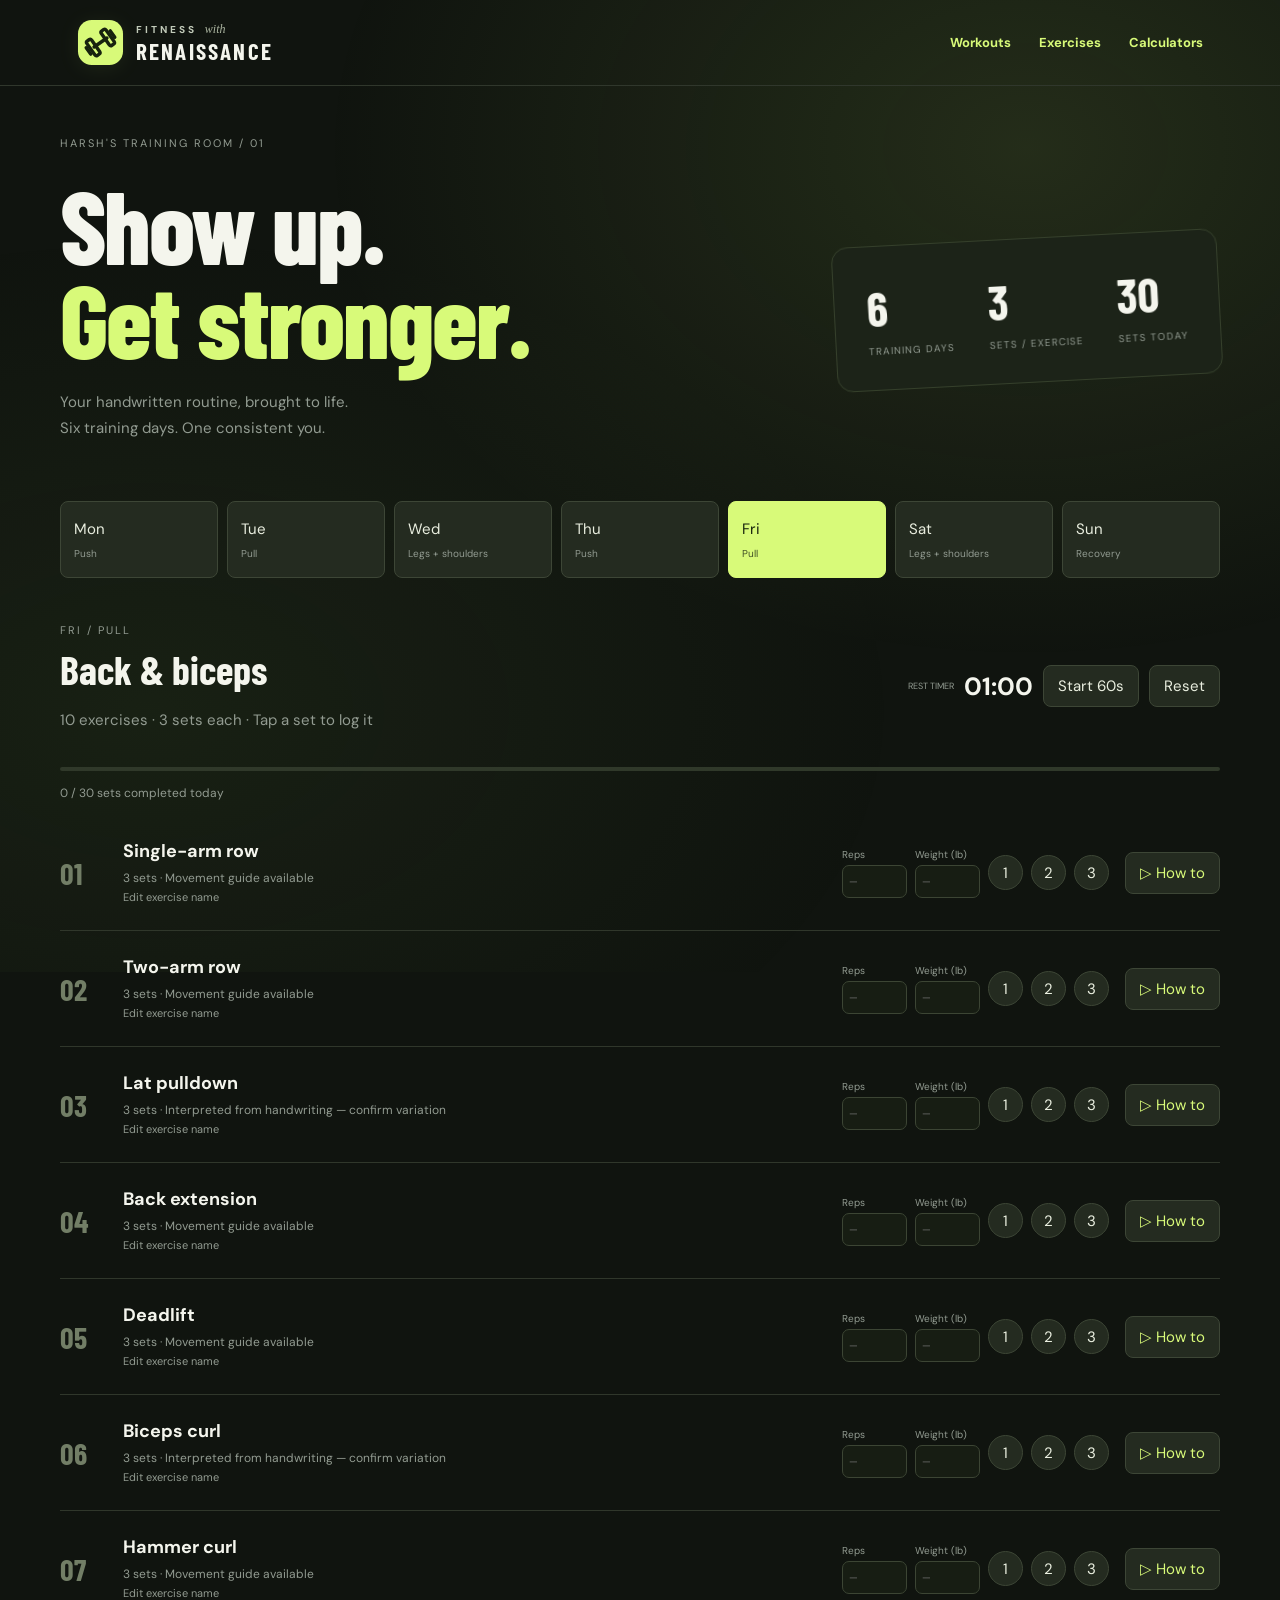
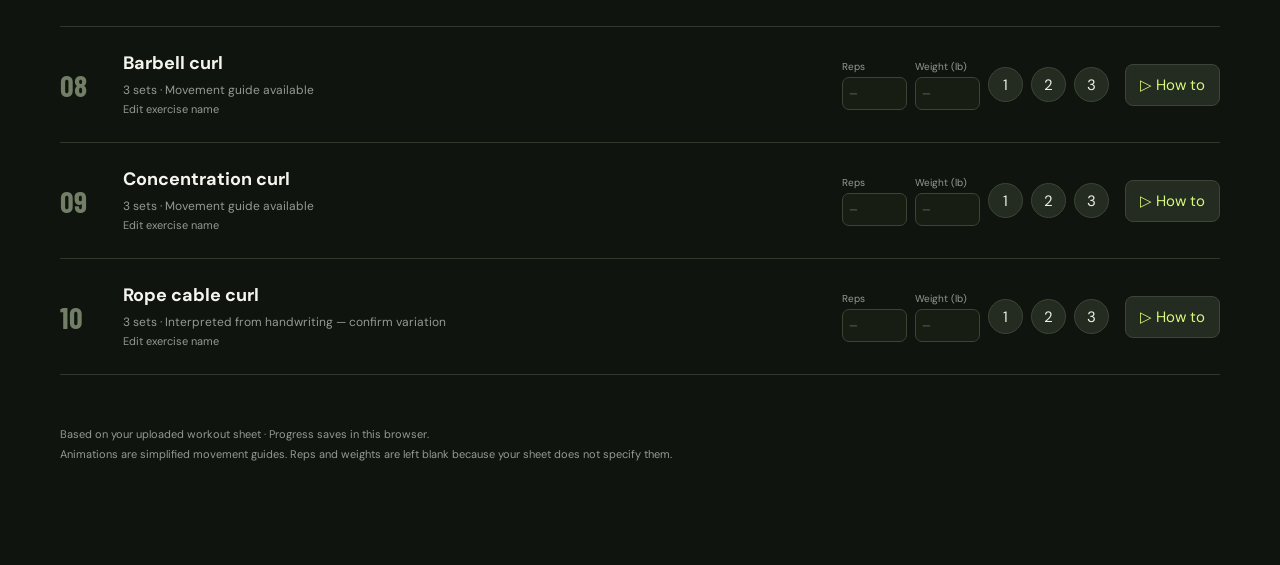
<file: index.html>
<!doctype html><html lang="en"><meta charset="utf-8"><meta name="viewport" content="width=device-width,initial-scale=1"><title>Fitness with Renaissance</title><link rel="stylesheet" href="style.css"><body><header><a class="logo brand" href="#" aria-label="Fitness with Renaissance home"><svg class="brand-icon" viewBox="0 0 48 48" fill="none" aria-hidden="true"><rect x="1" y="1" width="46" height="46" rx="14" fill="#d8fa79"/><g transform="rotate(-35 24 24)" stroke="#17220e" stroke-width="3.5" stroke-linecap="round" stroke-linejoin="round"><path d="M16 24h16M9 20v8M39 20v8"/><rect x="12" y="15" width="6" height="18" rx="2"/><rect x="30" y="15" width="6" height="18" rx="2"/></g></svg><span class="brand-copy"><span class="brand-top">FITNESS <span class="brand-with">with</span></span><span class="brand-name">RENAISSANCE</span></span></a><nav class="site-nav" aria-label="Main navigation"><a href="#days">Workouts</a><a href="exercises.html">Exercises</a><a href="calculators.html">Calculators</a></nav></header><main><div class="eyebrow">HARSH'S TRAINING ROOM / 01</div><section class="hero"><div><h1>Show up.<br><em>Get stronger.</em></h1><p>Your handwritten routine, brought to life.<br>Six training days. One consistent you.</p></div><div class="summary"><strong>6<span>TRAINING DAYS</span></strong><strong>3<span>SETS / EXERCISE</span></strong><strong id="total">0<span>SETS TODAY</span></strong></div></section><nav id="days" aria-label="Workout day"></nav><section class="heading"><div><div class="eyebrow" id="split"></div><h2 id="title"></h2><p id="subtitle"></p></div><div class="timer"><span>REST TIMER</span><b id="clock" aria-live="polite">01:00</b><button id="timer">Start 60s</button><button id="reset">Reset</button></div></section><div class="progress"><div id="bar"></div></div><p id="progress"></p><div id="exercises"></div><footer>Based on your uploaded workout sheet · Progress saves in this browser.<br>Animations are simplified movement guides. Reps and weights are left blank because your sheet does not specify them.</footer></main><dialog id="guide"><button id="close" class="close">Close ×</button><div class="eyebrow">MOVEMENT STUDIO</div><h2 id="guideTitle"></h2><div id="animation"></div><button id="pause">Pause animation</button><p id="instructions"></p><p id="uncertain"></p><a id="video" target="_blank" rel="noopener">Find a detailed video demonstration ↗</a></dialog><script src="app.js"></script></body></html>
</file>
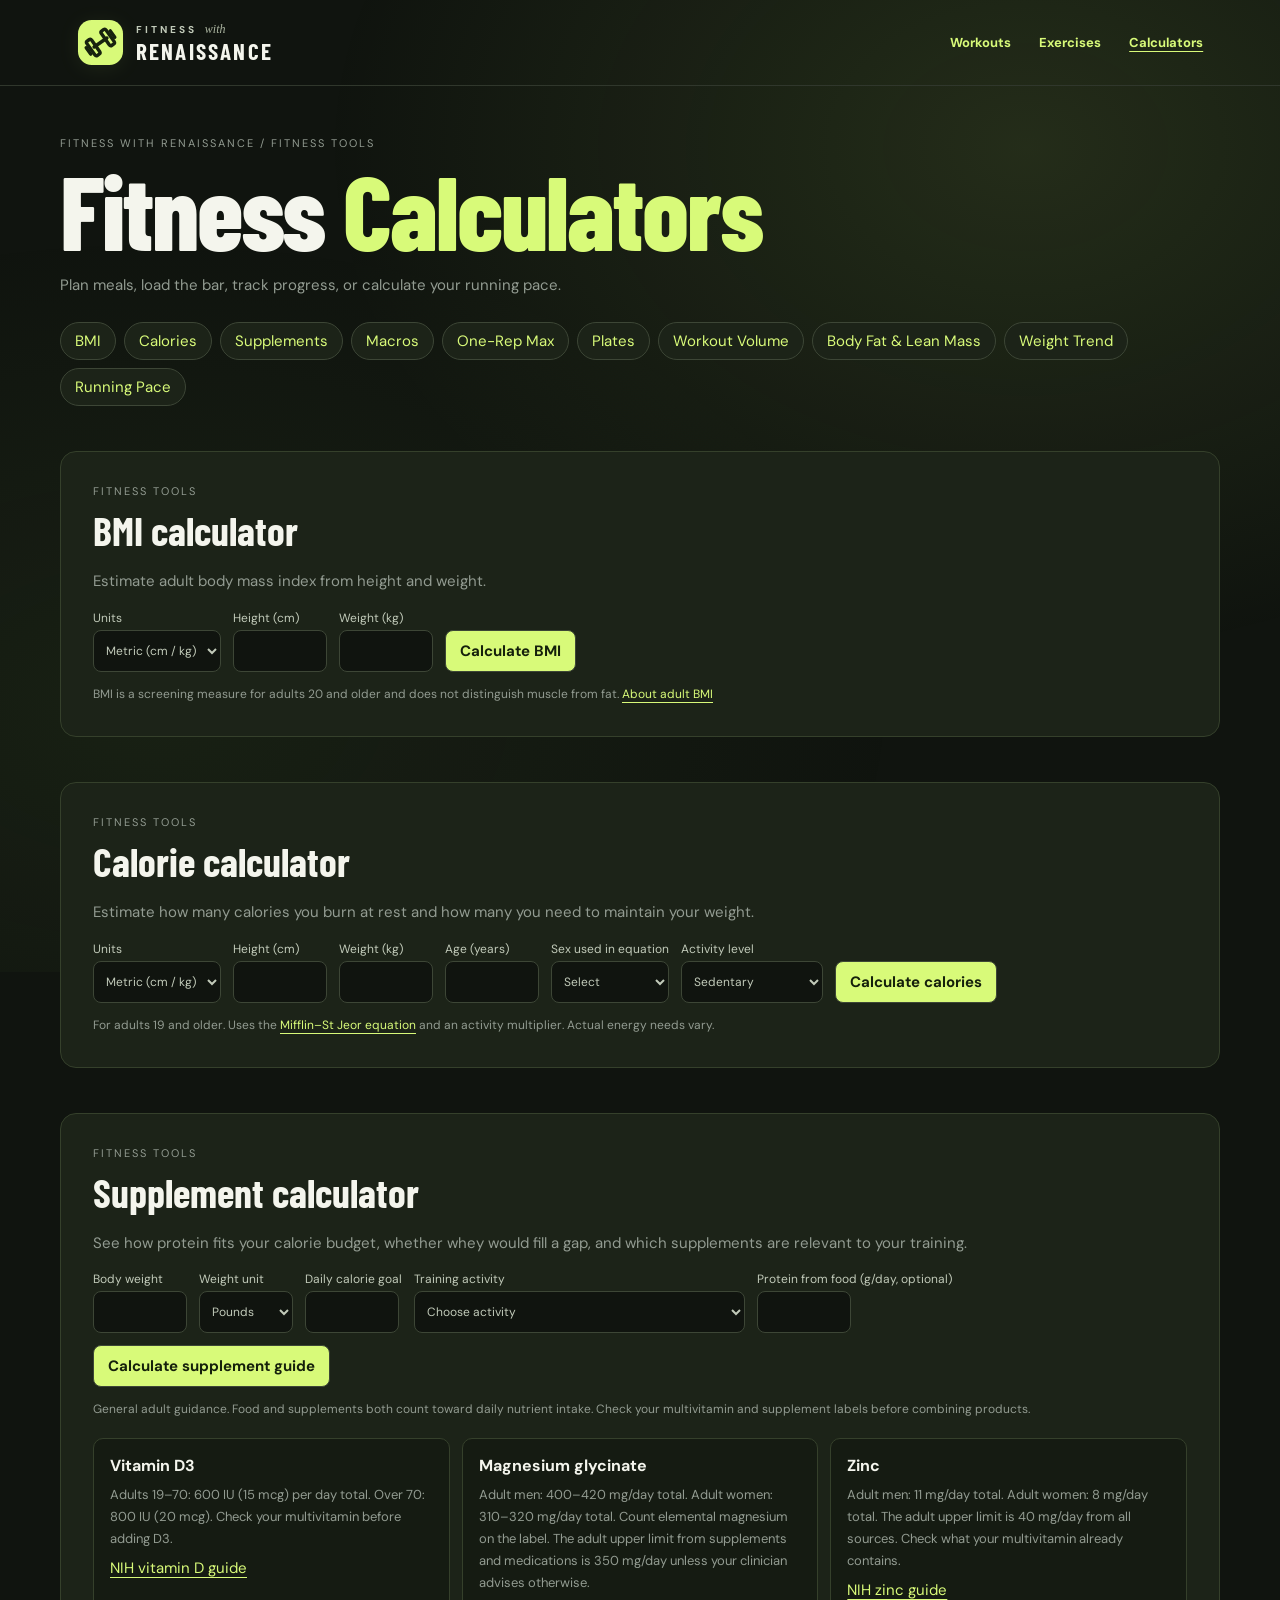
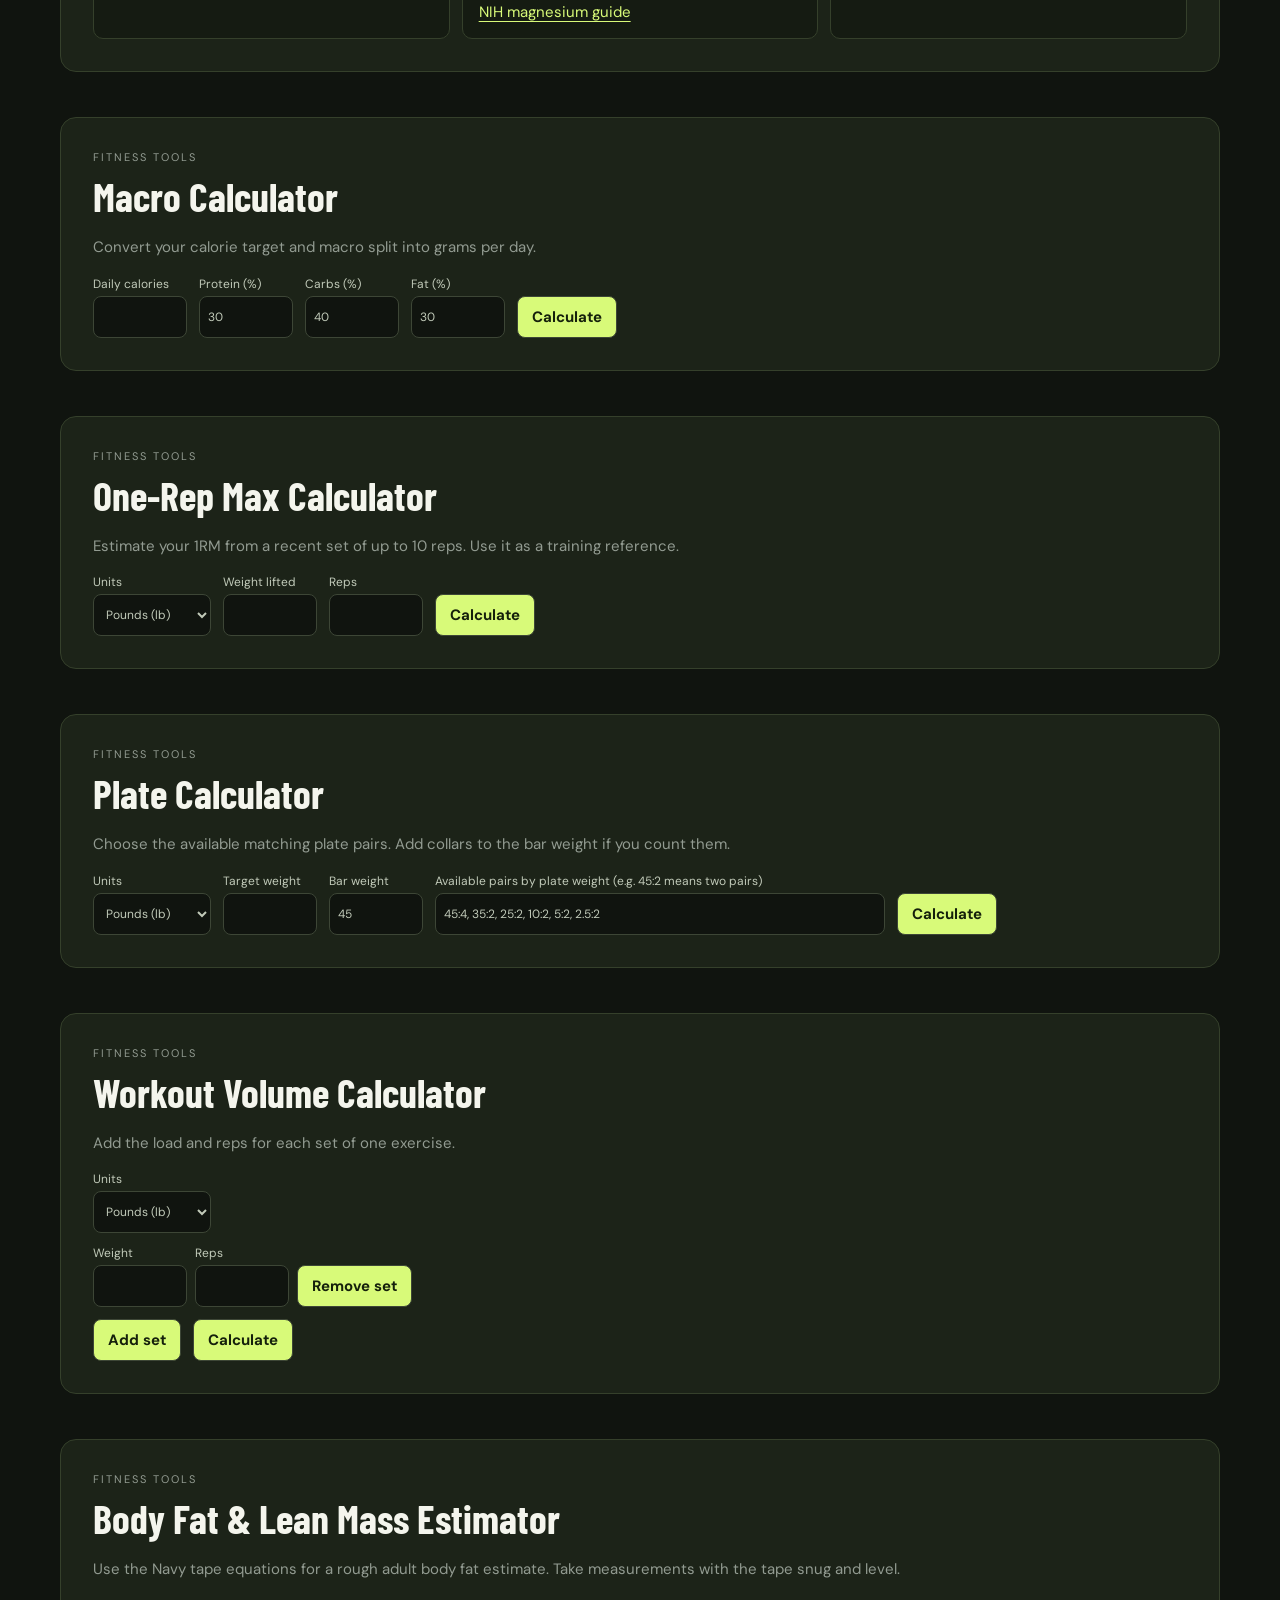
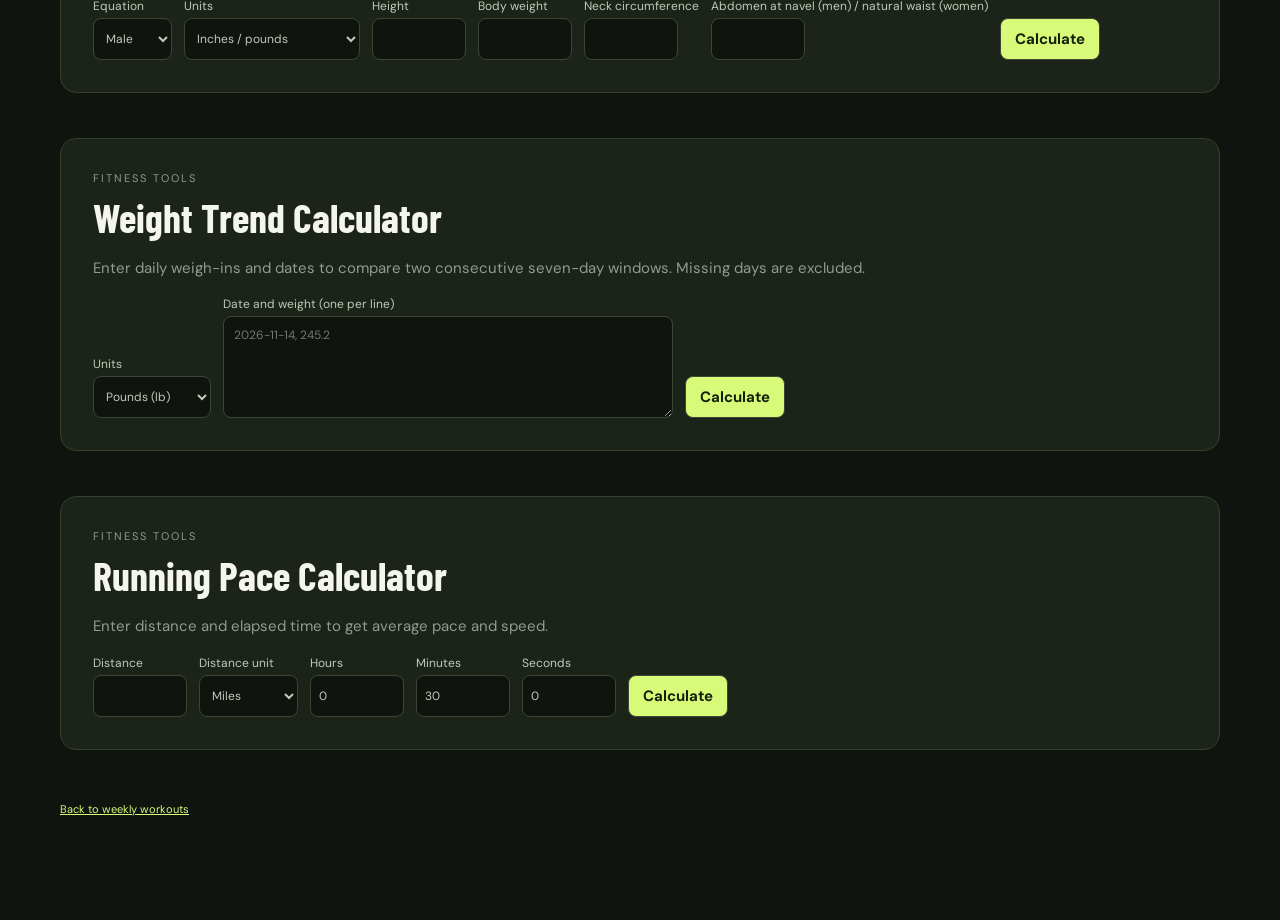
<file: calculators.html>
<!doctype html><html lang="en"><head><meta charset="utf-8"><meta name="viewport" content="width=device-width,initial-scale=1"><title>Calculators | Fitness with Renaissance</title><link rel="stylesheet" href="style.css"></head><body class="library-page"><header><a class="logo brand" href="index.html#" aria-label="Fitness with Renaissance home"><svg class="brand-icon" viewBox="0 0 48 48" fill="none" aria-hidden="true"><rect x="1" y="1" width="46" height="46" rx="14" fill="#d8fa79"/><g transform="rotate(-35 24 24)" stroke="#17220e" stroke-width="3.5" stroke-linecap="round" stroke-linejoin="round"><path d="M16 24h16M9 20v8M39 20v8"/><rect x="12" y="15" width="6" height="18" rx="2"/><rect x="30" y="15" width="6" height="18" rx="2"/></g></svg><span class="brand-copy"><span class="brand-top">FITNESS <span class="brand-with">with</span></span><span class="brand-name">RENAISSANCE</span></span></a><nav class="site-nav" aria-label="Main navigation"><a href="index.html#days">Workouts</a><a href="exercises.html">Exercises</a><a href="calculators.html" aria-current="page">Calculators</a></nav></header><main><div class="eyebrow">FITNESS WITH RENAISSANCE / FITNESS TOOLS</div><h1>Fitness <em>Calculators</em></h1><p>Plan meals, load the bar, track progress, or calculate your running pace.</p><nav class="body-nav" aria-label="Jump to calculator"><a href="#bmi">BMI</a><a href="#calories">Calories</a><a href="#supplements">Supplements</a><a href="#macros">Macros</a><a href="#one-rep-max">One-Rep Max</a><a href="#plates">Plates</a><a href="#volume">Workout Volume</a><a href="#body-fat">Body Fat &amp; Lean Mass</a><a href="#weight-trend">Weight Trend</a><a href="#pace">Running Pace</a></nav><section class="calc" id="bmi" aria-labelledby="bmi-title"><div class="eyebrow">FITNESS TOOLS</div><h2 id="bmi-title">BMI calculator</h2><p>Estimate adult body mass index from height and weight.</p><form><label>Units<select name="units"><option value="metric">Metric (cm / kg)</option><option value="us">US (ft / in / lb)</option></select></label><div class="measure" data-metric><label>Height (cm)<input name="cm" type="number" min="1" step="any" required></label><label>Weight (kg)<input name="kg" type="number" min="0.1" step="any" required></label></div><div class="measure" data-us hidden><label>Height (ft)<input name="ft" type="number" min="0" required disabled></label><label>Height (in)<input name="inches" type="number" min="0" max="11.99" step="any" required disabled></label><label>Weight (lb)<input name="lb" type="number" min="0.1" step="any" required disabled></label></div><button type="submit">Calculate BMI</button></form><output aria-live="polite"></output><p class="calc-note">BMI is a screening measure for adults 20 and older and does not distinguish muscle from fat. <a href="https://www.cdc.gov/bmi/adult-calculator/index.html">About adult BMI</a></p></section><section class="calc" id="calories" aria-labelledby="calories-title"><div class="eyebrow">FITNESS TOOLS</div><h2 id="calories-title">Calorie calculator</h2><p>Estimate how many calories you burn at rest and how many you need to maintain your weight.</p><form><label>Units<select name="units"><option value="metric">Metric (cm / kg)</option><option value="us">US (ft / in / lb)</option></select></label><div class="measure" data-metric><label>Height (cm)<input name="cm" type="number" min="1" step="any" required></label><label>Weight (kg)<input name="kg" type="number" min="0.1" step="any" required></label></div><div class="measure" data-us hidden><label>Height (ft)<input name="ft" type="number" min="0" required disabled></label><label>Height (in)<input name="inches" type="number" min="0" max="11.99" step="any" required disabled></label><label>Weight (lb)<input name="lb" type="number" min="0.1" step="any" required disabled></label></div><label>Age (years)<input name="age" type="number" min="19" max="120" required></label><label>Sex used in equation<select name="sex" required><option value="">Select</option><option value="5">Male</option><option value="-161">Female</option></select></label><label>Activity level<select name="activity"><option value="1.2">Sedentary</option><option value="1.375">Lightly active</option><option value="1.55">Moderately active</option><option value="1.725">Very active</option><option value="1.9">Extra active</option></select></label><button type="submit">Calculate calories</button></form><output aria-live="polite"></output><p class="calc-note">For adults 19 and older. Uses the <a href="https://pubmed.ncbi.nlm.nih.gov/2305711/">Mifflin–St Jeor equation</a> and an activity multiplier. Actual energy needs vary.</p></section><section class="calc" id="supplements" aria-labelledby="supplements-title">
<div class="eyebrow">FITNESS TOOLS</div><h2 id="supplements-title">Supplement calculator</h2>
<p>See how protein fits your calorie budget, whether whey would fill a gap, and which supplements are relevant to your training.</p>
<form id="supplement-form">
<label>Body weight<input name="weight" type="number" min="1" max="1500" step="any" required></label>
<label>Weight unit<select name="unit"><option value="lb">Pounds</option><option value="kg">Kilograms</option></select></label>
<label>Daily calorie goal<input name="calories" type="number" min="1" max="20000" required></label>
<button type="button" id="copy-maintenance" hidden>Use maintenance estimate</button>
<label>Training activity<select name="training" required><option value="">Choose activity</option><option value="general">Little or no training</option><option value="regular">Regular endurance or mixed training</option><option value="strength">Strength training or repeated high-intensity efforts</option></select></label>
<label>Protein from food (g/day, optional)<input name="food" type="number" min="0" max="500" step="any"></label>
<button type="submit">Calculate supplement guide</button></form>
<div id="supplement-results" class="supp-results" aria-live="polite"></div>
<p class="calc-note">General adult guidance. Food and supplements both count toward daily nutrient intake. Check your multivitamin and supplement labels before combining products.</p>
<div class="supp-grid">
<article><h3>Vitamin D3</h3><p>Adults 19–70: 600 IU (15 mcg) per day total. Over 70: 800 IU (20 mcg). Check your multivitamin before adding D3.</p><a href="https://ods.od.nih.gov/factsheets/VitaminD-Consumer/">NIH vitamin D guide</a></article>
<article><h3>Magnesium glycinate</h3><p>Adult men: 400–420 mg/day total. Adult women: 310–320 mg/day total. Count elemental magnesium on the label. The adult upper limit from supplements and medications is 350 mg/day unless your clinician advises otherwise.</p><a href="https://ods.od.nih.gov/factsheets/Magnesium-HealthProfessional/">NIH magnesium guide</a></article>
<article><h3>Zinc</h3><p>Adult men: 11 mg/day total. Adult women: 8 mg/day total. The adult upper limit is 40 mg/day from all sources. Check what your multivitamin already contains.</p><a href="https://ods.od.nih.gov/factsheets/Zinc-HealthProfessional/">NIH zinc guide</a></article>
</div></section><section id="macros" class="calc" aria-labelledby="macros-title"><div class="eyebrow">FITNESS TOOLS</div><h2 id="macros-title">Macro Calculator</h2><p>Convert your calorie target and macro split into grams per day.</p><form data-tool="macros"><label>Daily calories<input name="calories" type="number" min="1" step="1" required ></label><button type="button" id="macro-maintenance" hidden>Use maintenance estimate</button><label>Protein (%)<input name="protein" type="number" min="0" step="any" required max="100" value="30"></label><label>Carbs (%)<input name="carbs" type="number" min="0" step="any" required max="100" value="40"></label><label>Fat (%)<input name="fat" type="number" min="0" step="any" required max="100" value="30"></label><button type="submit">Calculate</button></form><output aria-live="polite"></output></section><section id="one-rep-max" class="calc" aria-labelledby="one-rep-max-title"><div class="eyebrow">FITNESS TOOLS</div><h2 id="one-rep-max-title">One-Rep Max Calculator</h2><p>Estimate your 1RM from a recent set of up to 10 reps. Use it as a training reference.</p><form data-tool="one-rep-max"><label>Units<select name="unit"><option value="lb">Pounds (lb)</option><option value="kg">Kilograms (kg)</option></select></label><label>Weight lifted<input name="weight" type="number" min="0.01" step="any" required ></label><label>Reps<input name="reps" type="number" min="1" step="1" required max="10"></label><button type="submit">Calculate</button></form><output aria-live="polite"></output></section><section id="plates" class="calc" aria-labelledby="plates-title"><div class="eyebrow">FITNESS TOOLS</div><h2 id="plates-title">Plate Calculator</h2><p>Choose the available matching plate pairs. Add collars to the bar weight if you count them.</p><form data-tool="plates"><label>Units<select name="unit"><option value="lb">Pounds (lb)</option><option value="kg">Kilograms (kg)</option></select></label><label>Target weight<input name="target" type="number" min="0.01" step="any" required ></label><label>Bar weight<input name="bar" type="number" min="0.01" step="any" required value="45"></label><label class="tool-wide">Available pairs by plate weight (e.g. 45:2 means two pairs)<input class="tool-wide" name="plates" required value="45:4, 35:2, 25:2, 10:2, 5:2, 2.5:2"></label><button type="submit">Calculate</button></form><output aria-live="polite"></output></section><section id="volume" class="calc" aria-labelledby="volume-title"><div class="eyebrow">FITNESS TOOLS</div><h2 id="volume-title">Workout Volume Calculator</h2><p>Add the load and reps for each set of one exercise.</p><form data-tool="volume"><label>Units<select name="unit"><option value="lb">Pounds (lb)</option><option value="kg">Kilograms (kg)</option></select></label><div class="tool-rows" id="volume-rows"></div><button type="button" id="add-set">Add set</button><button type="submit">Calculate</button></form><output aria-live="polite"></output></section><section id="body-fat" class="calc" aria-labelledby="body-fat-title"><div class="eyebrow">FITNESS TOOLS</div><h2 id="body-fat-title">Body Fat &amp; Lean Mass Estimator</h2><p>Use the Navy tape equations for a rough adult body fat estimate. Take measurements with the tape snug and level.</p><form data-tool="body-fat"><label>Equation<select name="sex"><option value="male">Male</option><option value="female">Female</option></select></label><label>Units<select name="unit"><option value="us">Inches / pounds</option><option value="metric">Centimeters / kilograms</option></select></label><label>Height<input name="height" type="number" min="0.01" step="any" required ></label><label>Body weight<input name="weight" type="number" min="0.01" step="any" required ></label><label>Neck circumference<input name="neck" type="number" min="0.01" step="any" required ></label><label>Abdomen at navel (men) / natural waist (women)<input name="waist" type="number" min="0.01" step="any" required ></label><label id="hip-field" hidden>Hip circumference (widest point)<input name="hips" type="number" min="0.01" step="any" required disabled></label><button type="submit">Calculate</button></form><output aria-live="polite"></output></section><section id="weight-trend" class="calc" aria-labelledby="weight-trend-title"><div class="eyebrow">FITNESS TOOLS</div><h2 id="weight-trend-title">Weight Trend Calculator</h2><p>Enter daily weigh-ins and dates to compare two consecutive seven-day windows. Missing days are excluded.</p><form data-tool="weight-trend"><label>Units<select name="unit"><option value="lb">Pounds (lb)</option><option value="kg">Kilograms (kg)</option></select></label><label class="tool-wide">Date and weight (one per line)<textarea name="entries" rows="5" placeholder="2026-11-14, 245.2" required></textarea></label><button type="submit">Calculate</button></form><output aria-live="polite"></output></section><section id="pace" class="calc" aria-labelledby="pace-title"><div class="eyebrow">FITNESS TOOLS</div><h2 id="pace-title">Running Pace Calculator</h2><p>Enter distance and elapsed time to get average pace and speed.</p><form data-tool="pace"><label>Distance<input name="distance" type="number" min="0.01" step="any" required ></label><label>Distance unit<select name="unit"><option value="mi">Miles</option><option value="km">Kilometers</option></select></label><label>Hours<input name="hours" type="number" min="0" step="1" required value="0"></label><label>Minutes<input name="minutes" type="number" min="0" step="1" required max="59" value="30"></label><label>Seconds<input name="seconds" type="number" min="0" step="1" required max="59" value="0"></label><button type="submit">Calculate</button></form><output aria-live="polite"></output></section><footer><a href="index.html#days">Back to weekly workouts</a></footer></main><script src="calculators.js"></script><script src="supplements.js"></script><script src="training-tools.js"></script></body></html>
</file>
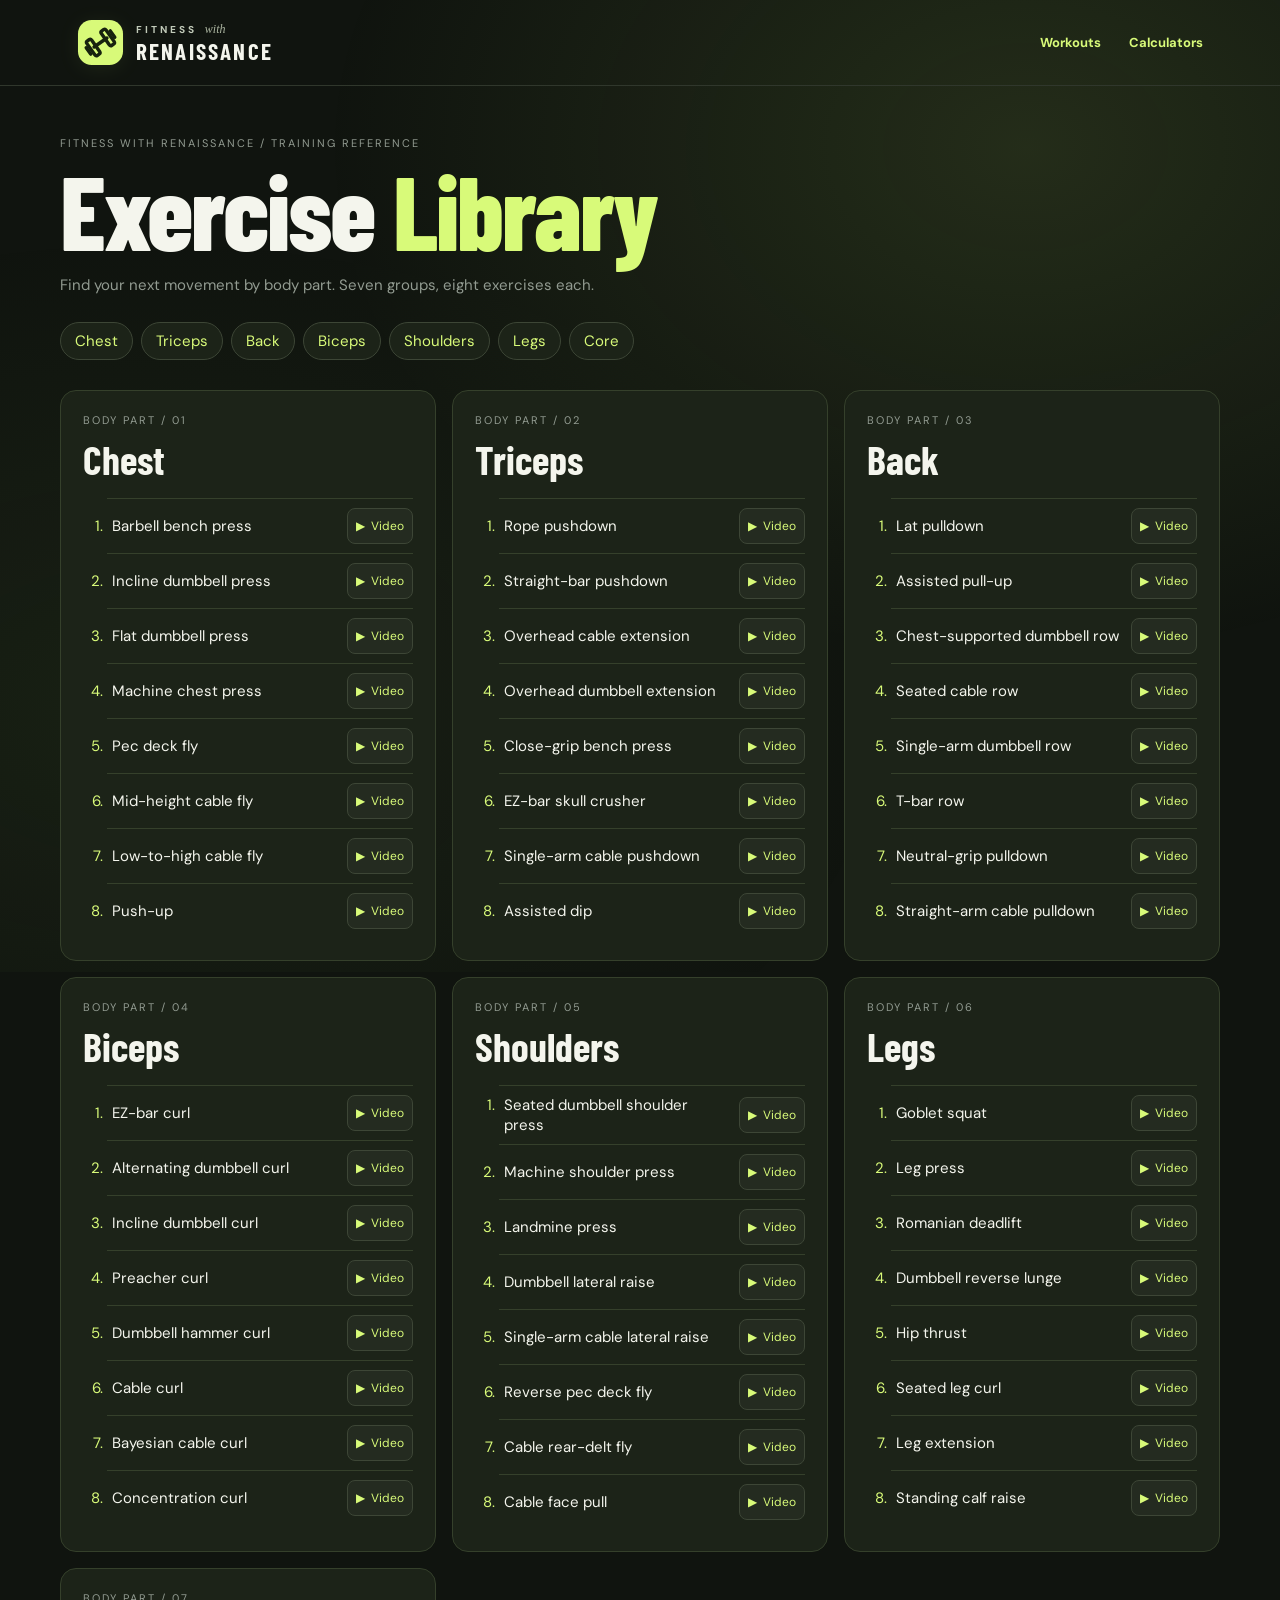
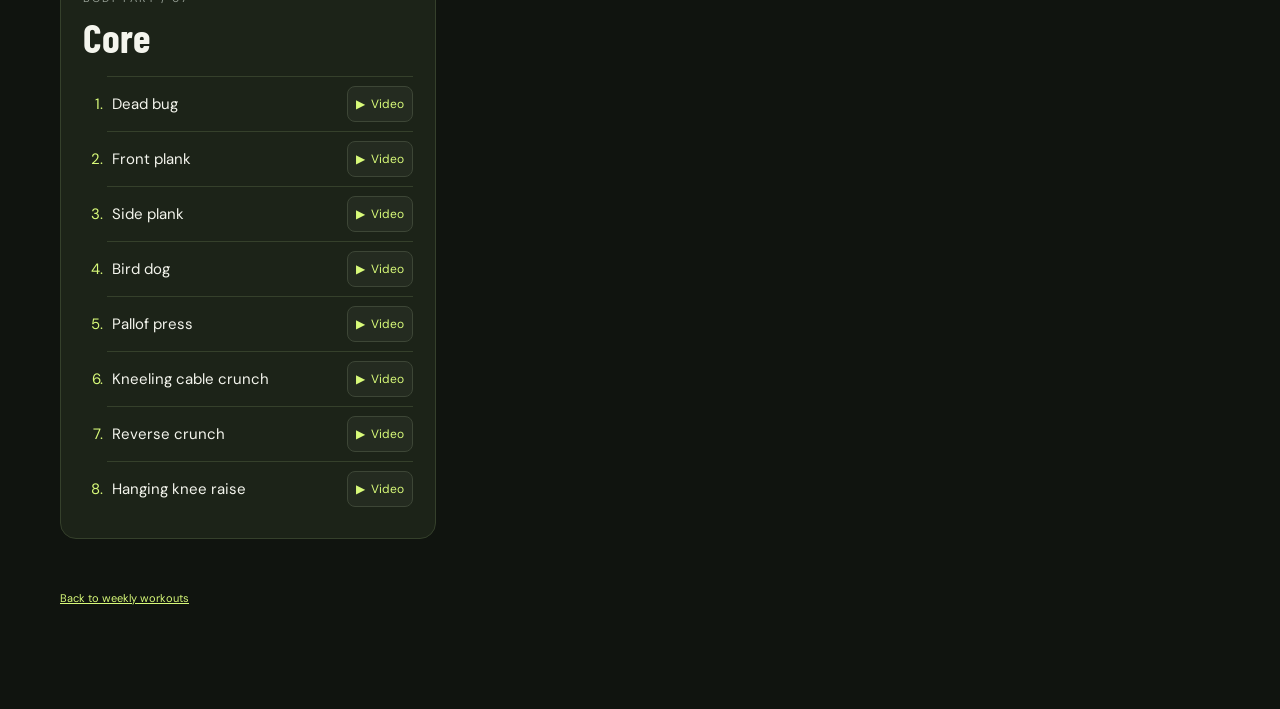
<file: exercises.html>
<!doctype html>
<html lang="en"><head><meta charset="utf-8"><meta name="viewport" content="width=device-width,initial-scale=1"><title>Exercise Library | Fitness with Renaissance</title><link rel="stylesheet" href="style.css"></head>
<body class="library-page"><header><a class="logo brand" href="index.html" aria-label="Fitness with Renaissance home"><svg class="brand-icon" viewBox="0 0 48 48" fill="none" aria-hidden="true"><rect x="1" y="1" width="46" height="46" rx="14" fill="#d8fa79"/><g transform="rotate(-35 24 24)" stroke="#17220e" stroke-width="3.5" stroke-linecap="round" stroke-linejoin="round"><path d="M16 24h16M9 20v8M39 20v8"/><rect x="12" y="15" width="6" height="18" rx="2"/><rect x="30" y="15" width="6" height="18" rx="2"/></g></svg><span class="brand-copy"><span class="brand-top">FITNESS <span class="brand-with">with</span></span><span class="brand-name">RENAISSANCE</span></span></a><nav class="site-nav" aria-label="Main navigation"><a href="index.html#days">Workouts</a><a href="calculators.html">Calculators</a></nav></header><main><div class="eyebrow">FITNESS WITH RENAISSANCE / TRAINING REFERENCE</div><h1>Exercise <em>Library</em></h1><p>Find your next movement by body part. Seven groups, eight exercises each.</p><nav class="body-nav" aria-label="Jump to body part"><a href="#chest">Chest</a><a href="#triceps">Triceps</a><a href="#back">Back</a><a href="#biceps">Biceps</a><a href="#shoulders">Shoulders</a><a href="#legs">Legs</a><a href="#core">Core</a></nav><div class="library-grid"><section id="chest" class="library-card" aria-labelledby="chest-title"><div class="eyebrow">BODY PART / 01</div><h2 id="chest-title">Chest</h2><ol><li><div class="exercise-video-row"><span>Barbell bench press</span><button class="video-trigger" type="button" aria-label="Video: Barbell bench press"><span aria-hidden="true">▶</span> Video</button></div></li><li><div class="exercise-video-row"><span>Incline dumbbell press</span><button class="video-trigger" type="button" aria-label="Video: Incline dumbbell press"><span aria-hidden="true">▶</span> Video</button></div></li><li><div class="exercise-video-row"><span>Flat dumbbell press</span><button class="video-trigger" type="button" aria-label="Video: Flat dumbbell press"><span aria-hidden="true">▶</span> Video</button></div></li><li><div class="exercise-video-row"><span>Machine chest press</span><button class="video-trigger" type="button" aria-label="Video: Machine chest press"><span aria-hidden="true">▶</span> Video</button></div></li><li><div class="exercise-video-row"><span>Pec deck fly</span><button class="video-trigger" type="button" aria-label="Video: Pec deck fly"><span aria-hidden="true">▶</span> Video</button></div></li><li><div class="exercise-video-row"><span>Mid-height cable fly</span><button class="video-trigger" type="button" aria-label="Video: Mid-height cable fly"><span aria-hidden="true">▶</span> Video</button></div></li><li><div class="exercise-video-row"><span>Low-to-high cable fly</span><button class="video-trigger" type="button" aria-label="Video: Low-to-high cable fly"><span aria-hidden="true">▶</span> Video</button></div></li><li><div class="exercise-video-row"><span>Push-up</span><button class="video-trigger" type="button" aria-label="Video: Push-up"><span aria-hidden="true">▶</span> Video</button></div></li></ol></section><section id="triceps" class="library-card" aria-labelledby="triceps-title"><div class="eyebrow">BODY PART / 02</div><h2 id="triceps-title">Triceps</h2><ol><li><div class="exercise-video-row"><span>Rope pushdown</span><button class="video-trigger" type="button" aria-label="Video: Rope pushdown"><span aria-hidden="true">▶</span> Video</button></div></li><li><div class="exercise-video-row"><span>Straight-bar pushdown</span><button class="video-trigger" type="button" aria-label="Video: Straight-bar pushdown"><span aria-hidden="true">▶</span> Video</button></div></li><li><div class="exercise-video-row"><span>Overhead cable extension</span><button class="video-trigger" type="button" aria-label="Video: Overhead cable extension"><span aria-hidden="true">▶</span> Video</button></div></li><li><div class="exercise-video-row"><span>Overhead dumbbell extension</span><button class="video-trigger" type="button" aria-label="Video: Overhead dumbbell extension"><span aria-hidden="true">▶</span> Video</button></div></li><li><div class="exercise-video-row"><span>Close-grip bench press</span><button class="video-trigger" type="button" aria-label="Video: Close-grip bench press"><span aria-hidden="true">▶</span> Video</button></div></li><li><div class="exercise-video-row"><span>EZ-bar skull crusher</span><button class="video-trigger" type="button" aria-label="Video: EZ-bar skull crusher"><span aria-hidden="true">▶</span> Video</button></div></li><li><div class="exercise-video-row"><span>Single-arm cable pushdown</span><button class="video-trigger" type="button" aria-label="Video: Single-arm cable pushdown"><span aria-hidden="true">▶</span> Video</button></div></li><li><div class="exercise-video-row"><span>Assisted dip</span><button class="video-trigger" type="button" aria-label="Video: Assisted dip"><span aria-hidden="true">▶</span> Video</button></div></li></ol></section><section id="back" class="library-card" aria-labelledby="back-title"><div class="eyebrow">BODY PART / 03</div><h2 id="back-title">Back</h2><ol><li><div class="exercise-video-row"><span>Lat pulldown</span><button class="video-trigger" type="button" aria-label="Video: Lat pulldown"><span aria-hidden="true">▶</span> Video</button></div></li><li><div class="exercise-video-row"><span>Assisted pull-up</span><button class="video-trigger" type="button" aria-label="Video: Assisted pull-up"><span aria-hidden="true">▶</span> Video</button></div></li><li><div class="exercise-video-row"><span>Chest-supported dumbbell row</span><button class="video-trigger" type="button" aria-label="Video: Chest-supported dumbbell row"><span aria-hidden="true">▶</span> Video</button></div></li><li><div class="exercise-video-row"><span>Seated cable row</span><button class="video-trigger" type="button" aria-label="Video: Seated cable row"><span aria-hidden="true">▶</span> Video</button></div></li><li><div class="exercise-video-row"><span>Single-arm dumbbell row</span><button class="video-trigger" type="button" aria-label="Video: Single-arm dumbbell row"><span aria-hidden="true">▶</span> Video</button></div></li><li><div class="exercise-video-row"><span>T-bar row</span><button class="video-trigger" type="button" aria-label="Video: T-bar row"><span aria-hidden="true">▶</span> Video</button></div></li><li><div class="exercise-video-row"><span>Neutral-grip pulldown</span><button class="video-trigger" type="button" aria-label="Video: Neutral-grip pulldown"><span aria-hidden="true">▶</span> Video</button></div></li><li><div class="exercise-video-row"><span>Straight-arm cable pulldown</span><button class="video-trigger" type="button" aria-label="Video: Straight-arm cable pulldown"><span aria-hidden="true">▶</span> Video</button></div></li></ol></section><section id="biceps" class="library-card" aria-labelledby="biceps-title"><div class="eyebrow">BODY PART / 04</div><h2 id="biceps-title">Biceps</h2><ol><li><div class="exercise-video-row"><span>EZ-bar curl</span><button class="video-trigger" type="button" aria-label="Video: EZ-bar curl"><span aria-hidden="true">▶</span> Video</button></div></li><li><div class="exercise-video-row"><span>Alternating dumbbell curl</span><button class="video-trigger" type="button" aria-label="Video: Alternating dumbbell curl"><span aria-hidden="true">▶</span> Video</button></div></li><li><div class="exercise-video-row"><span>Incline dumbbell curl</span><button class="video-trigger" type="button" aria-label="Video: Incline dumbbell curl"><span aria-hidden="true">▶</span> Video</button></div></li><li><div class="exercise-video-row"><span>Preacher curl</span><button class="video-trigger" type="button" aria-label="Video: Preacher curl"><span aria-hidden="true">▶</span> Video</button></div></li><li><div class="exercise-video-row"><span>Dumbbell hammer curl</span><button class="video-trigger" type="button" aria-label="Video: Dumbbell hammer curl"><span aria-hidden="true">▶</span> Video</button></div></li><li><div class="exercise-video-row"><span>Cable curl</span><button class="video-trigger" type="button" aria-label="Video: Cable curl"><span aria-hidden="true">▶</span> Video</button></div></li><li><div class="exercise-video-row"><span>Bayesian cable curl</span><button class="video-trigger" type="button" aria-label="Video: Bayesian cable curl"><span aria-hidden="true">▶</span> Video</button></div></li><li><div class="exercise-video-row"><span>Concentration curl</span><button class="video-trigger" type="button" aria-label="Video: Concentration curl"><span aria-hidden="true">▶</span> Video</button></div></li></ol></section><section id="shoulders" class="library-card" aria-labelledby="shoulders-title"><div class="eyebrow">BODY PART / 05</div><h2 id="shoulders-title">Shoulders</h2><ol><li><div class="exercise-video-row"><span>Seated dumbbell shoulder press</span><button class="video-trigger" type="button" aria-label="Video: Seated dumbbell shoulder press"><span aria-hidden="true">▶</span> Video</button></div></li><li><div class="exercise-video-row"><span>Machine shoulder press</span><button class="video-trigger" type="button" aria-label="Video: Machine shoulder press"><span aria-hidden="true">▶</span> Video</button></div></li><li><div class="exercise-video-row"><span>Landmine press</span><button class="video-trigger" type="button" aria-label="Video: Landmine press"><span aria-hidden="true">▶</span> Video</button></div></li><li><div class="exercise-video-row"><span>Dumbbell lateral raise</span><button class="video-trigger" type="button" aria-label="Video: Dumbbell lateral raise"><span aria-hidden="true">▶</span> Video</button></div></li><li><div class="exercise-video-row"><span>Single-arm cable lateral raise</span><button class="video-trigger" type="button" aria-label="Video: Single-arm cable lateral raise"><span aria-hidden="true">▶</span> Video</button></div></li><li><div class="exercise-video-row"><span>Reverse pec deck fly</span><button class="video-trigger" type="button" aria-label="Video: Reverse pec deck fly"><span aria-hidden="true">▶</span> Video</button></div></li><li><div class="exercise-video-row"><span>Cable rear-delt fly</span><button class="video-trigger" type="button" aria-label="Video: Cable rear-delt fly"><span aria-hidden="true">▶</span> Video</button></div></li><li><div class="exercise-video-row"><span>Cable face pull</span><button class="video-trigger" type="button" aria-label="Video: Cable face pull"><span aria-hidden="true">▶</span> Video</button></div></li></ol></section><section id="legs" class="library-card" aria-labelledby="legs-title"><div class="eyebrow">BODY PART / 06</div><h2 id="legs-title">Legs</h2><ol><li><div class="exercise-video-row"><span>Goblet squat</span><button class="video-trigger" type="button" aria-label="Video: Goblet squat"><span aria-hidden="true">▶</span> Video</button></div></li><li><div class="exercise-video-row"><span>Leg press</span><button class="video-trigger" type="button" aria-label="Video: Leg press"><span aria-hidden="true">▶</span> Video</button></div></li><li><div class="exercise-video-row"><span>Romanian deadlift</span><button class="video-trigger" type="button" aria-label="Video: Romanian deadlift"><span aria-hidden="true">▶</span> Video</button></div></li><li><div class="exercise-video-row"><span>Dumbbell reverse lunge</span><button class="video-trigger" type="button" aria-label="Video: Dumbbell reverse lunge"><span aria-hidden="true">▶</span> Video</button></div></li><li><div class="exercise-video-row"><span>Hip thrust</span><button class="video-trigger" type="button" aria-label="Video: Hip thrust"><span aria-hidden="true">▶</span> Video</button></div></li><li><div class="exercise-video-row"><span>Seated leg curl</span><button class="video-trigger" type="button" aria-label="Video: Seated leg curl"><span aria-hidden="true">▶</span> Video</button></div></li><li><div class="exercise-video-row"><span>Leg extension</span><button class="video-trigger" type="button" aria-label="Video: Leg extension"><span aria-hidden="true">▶</span> Video</button></div></li><li><div class="exercise-video-row"><span>Standing calf raise</span><button class="video-trigger" type="button" aria-label="Video: Standing calf raise"><span aria-hidden="true">▶</span> Video</button></div></li></ol></section><section id="core" class="library-card" aria-labelledby="core-title"><div class="eyebrow">BODY PART / 07</div><h2 id="core-title">Core</h2><ol><li><div class="exercise-video-row"><span>Dead bug</span><button class="video-trigger" type="button" aria-label="Video: Dead bug"><span aria-hidden="true">▶</span> Video</button></div></li><li><div class="exercise-video-row"><span>Front plank</span><button class="video-trigger" type="button" aria-label="Video: Front plank"><span aria-hidden="true">▶</span> Video</button></div></li><li><div class="exercise-video-row"><span>Side plank</span><button class="video-trigger" type="button" aria-label="Video: Side plank"><span aria-hidden="true">▶</span> Video</button></div></li><li><div class="exercise-video-row"><span>Bird dog</span><button class="video-trigger" type="button" aria-label="Video: Bird dog"><span aria-hidden="true">▶</span> Video</button></div></li><li><div class="exercise-video-row"><span>Pallof press</span><button class="video-trigger" type="button" aria-label="Video: Pallof press"><span aria-hidden="true">▶</span> Video</button></div></li><li><div class="exercise-video-row"><span>Kneeling cable crunch</span><button class="video-trigger" type="button" aria-label="Video: Kneeling cable crunch"><span aria-hidden="true">▶</span> Video</button></div></li><li><div class="exercise-video-row"><span>Reverse crunch</span><button class="video-trigger" type="button" aria-label="Video: Reverse crunch"><span aria-hidden="true">▶</span> Video</button></div></li><li><div class="exercise-video-row"><span>Hanging knee raise</span><button class="video-trigger" type="button" aria-label="Video: Hanging knee raise"><span aria-hidden="true">▶</span> Video</button></div></li></ol></section></div><footer><a href="index.html#days">Back to weekly workouts</a></footer></main><dialog id="exercise-video" aria-labelledby="video-title">
<button type="button" class="close" id="close-video">Close ×</button><div class="eyebrow">EXERCISE DEMONSTRATION</div><h2 id="video-title"></h2><div id="video-player"></div><p id="video-note"></p><a id="youtube-link" target="_blank" rel="noopener noreferrer"></a></dialog><script src="exercise-video.js"></script></body></html>
</file>
<file: style.css>
@import url('https://fonts.googleapis.com/css2?family=Barlow+Condensed:wght@600;700;800&family=DM+Sans:wght@400;500;600;700&display=swap');
:root{color-scheme:dark;--lime:#d8fa79;--muted:#929b91}*{box-sizing:border-box}body{margin:0;background:#10140f;color:#f4f5ed;font:15px 'DM Sans',sans-serif}header{height:86px;border-bottom:1px solid #30372c;display:flex;align-items:center;justify-content:space-between;padding:0 6%}.logo{font-weight:800;letter-spacing:2px;color:inherit;text-decoration:none}.logo span{color:var(--lime)}.tag,.eyebrow{font-size:11px;letter-spacing:2px;color:var(--muted)}main{max-width:1240px;margin:auto;padding:50px 40px}.hero{display:flex;justify-content:space-between;align-items:center;margin:15px 0 45px}h1{font:800 clamp(64px,8vw,112px)/.92 'Barlow Condensed',Impact,sans-serif;letter-spacing:-2px;margin:12px 0 25px}h1 em{color:var(--lime);font-style:normal}p{color:var(--muted);line-height:1.7}.summary{display:flex;background:#1c2318;border:1px solid #35402b;border-radius:16px;padding:32px;gap:35px;transform:rotate(-3deg)}.summary strong{font:700 48px 'Barlow Condensed',Impact,sans-serif}.summary span{display:block;font:10px 'DM Sans',sans-serif;letter-spacing:1px;color:var(--muted);margin-top:8px}nav{display:grid;grid-template-columns:repeat(7,1fr);gap:9px}button,input{font:inherit}button{cursor:pointer;background:#242b20;color:#e9eedf;border:1px solid #3d4636;border-radius:8px;padding:10px 14px}button:hover{border-color:var(--lime)}nav button{text-align:left;padding:17px 13px}nav small{display:block;color:var(--muted);font-size:10px;margin-top:8px}nav .active{background:var(--lime);color:#15200b;border-color:var(--lime)}nav .active small{color:#415126}.heading{display:flex;justify-content:space-between;align-items:center;margin-top:45px}h2{font:700 40px 'Barlow Condensed',Impact,sans-serif;margin:8px 0}.timer{display:flex;gap:10px;align-items:center}.timer span{font-size:9px;color:var(--muted)}.timer b{font-size:25px;font-variant-numeric:tabular-nums}.progress{height:4px;background:#30392a;border-radius:10px;margin-top:18px}.progress div{background:var(--lime);height:100%;transition:width .3s}#progress{font-size:12px}.exercise{display:grid;grid-template-columns:48px 1fr auto;align-items:center;gap:15px;padding:24px 0;border-bottom:1px solid #30372b}.num{font:700 30px 'Barlow Condensed',sans-serif;color:#727e66}.exercise h3{margin:0 0 7px;font-size:18px}.meta{color:var(--muted);font-size:12px}.controls{display:flex;align-items:center;gap:8px}input{width:65px;padding:9px 6px;background:#171d13;color:white;border:1px solid #3c4534;border-radius:7px}label{font-size:10px;color:var(--muted);display:grid;gap:4px}.set{border-radius:50%;width:35px;height:35px;padding:0}.set.done{background:var(--lime);color:#14210a}.watch{color:var(--lime);margin-left:8px}.edit{background:none;border:0;font-size:11px;padding:2px 0;color:var(--muted)}footer{margin:50px 0;color:var(--muted);font-size:11px;line-height:1.8}dialog{max-width:600px;width:95%;background:#1b2317;color:white;border:1px solid #536241;border-radius:18px;padding:30px}dialog::backdrop{background:#000b;backdrop-filter:blur(6px)}.close{float:right}svg{width:100%;height:280px}.limb{stroke:#d8fa79;stroke-width:8;stroke-linecap:round;fill:none}.equip{stroke:#71865a;stroke-width:7;fill:none}#animation{background:#10170c;border-radius:14px;margin:20px 0}#video{color:var(--lime)}@media(max-width:850px){main{padding:30px 18px}.hero{align-items:flex-start}.summary{padding:20px;gap:16px}.summary strong{font-size:30px}.summary span{font-size:8px}.controls{flex-wrap:wrap;justify-content:flex-end;max-width:260px}.exercise{grid-template-columns:30px 1fr}.controls{grid-column:2;justify-content:flex-start;max-width:none}.heading{align-items:flex-start;gap:20px}.timer{flex-wrap:wrap;max-width:190px}nav{gap:4px}nav button{padding:13px 7px;font-size:12px}nav small{font-size:8px}.tag{display:none}}@media(max-width:500px){.hero{display:block}.summary{transform:none;justify-content:space-around;margin-top:30px}h1{font-size:76px}h2{font-size:32px}.timer span{display:none}nav small{display:none}.heading p{font-size:12px}.watch{margin-left:0}}

/* Dumbbell wordmark */
.brand{display:inline-flex;align-items:center;gap:12px;letter-spacing:0;flex-shrink:0}.brand svg.brand-icon{width:47px;height:47px;flex:none;filter:drop-shadow(0 3px 10px #d8fa7912)}.brand .brand-copy{display:flex;flex-direction:column;gap:3px;color:#f4f5ed}.brand .brand-top{color:#c1cab9;font-size:10px;letter-spacing:3px;line-height:1.2}.brand .brand-with{font:italic 12px Georgia,serif;letter-spacing:0;color:#aab49f;margin-left:3px}.brand .brand-name{color:#f4f5ed;font:700 23px/1 'Barlow Condensed',Impact,sans-serif;letter-spacing:2.2px}@media(max-width:500px){.brand svg.brand-icon{width:40px;height:40px}.brand .brand-name{font-size:21px}.brand{gap:10px}}
.site-nav{display:flex;gap:clamp(10px,3vw,28px);align-items:center}.site-nav a,.calc a{color:var(--lime);text-underline-offset:4px}.site-nav a{font-size:13px;font-weight:700;text-decoration:none}.site-nav a:hover{text-decoration:underline}.calc{margin-top:45px;padding:clamp(16px,4vw,32px);border:1px solid #35402b;border-radius:16px;background:#1c2318;scroll-margin-top:20px}.calc form,.calc .measure{display:flex;flex-wrap:wrap;gap:12px;align-items:end}.calc .measure[hidden]{display:none}.calc label{font-size:12px;color:#c1cab9}.calc select,.calc input{min-height:42px;padding:8px;border:1px solid #3d4636;background:#10140f;color:inherit;border-radius:8px;font:inherit}.calc input{width:94px}.calc button{color:#15200b;background:var(--lime);font-weight:700}.calc output:not(:empty){display:block;margin-top:18px;font-weight:700;color:var(--lime)}.calc .calc-note{font-size:12px;margin-bottom:0}@media(max-width:480px){header{padding:0 12px;gap:10px;flex-wrap:wrap;height:auto;min-height:86px;padding-block:12px}}
.supp-grid,.supp-results:not(:empty){display:grid;grid-template-columns:repeat(auto-fit,minmax(min(100%,205px),1fr));gap:12px;margin-top:18px}.supp-grid article,.supp-results article{background:#151b12;border:1px solid #35402b;border-radius:10px;padding:16px}.supp-grid h3,.supp-results h3{margin:0;font-size:16px}.supp-grid p,.supp-results p{font-size:13px;margin:8px 0}.supp-results strong{color:var(--lime)}#supplement-form select{max-width:100%}#supplement-form label{min-width:0;max-width:100%}.site-nav{flex-wrap:wrap}
.site-nav a[aria-current="page"]{text-decoration:underline}.library-page h1{font-size:clamp(58px,9vw,104px);margin-bottom:14px}.body-nav{display:flex;flex-wrap:wrap;gap:8px;margin:24px 0 30px}.body-nav a{padding:8px 14px;border:1px solid #3d4636;border-radius:999px;background:#1c2318;text-decoration:none}.body-nav a:hover,.body-nav a:focus-visible{border-color:var(--lime)}.body-nav a,.library-page footer a{color:var(--lime)}.library-grid{display:grid;grid-template-columns:repeat(auto-fit,minmax(min(100%,280px),1fr));gap:16px}.library-card{background:#1c2318;border:1px solid #35402b;border-radius:16px;padding:22px;scroll-margin:18px}.library-card:target{border-color:var(--lime)}.library-card ol{padding-left:24px;margin-bottom:0}.library-card li{padding:9px 0 9px 5px;border-top:1px solid #35402b}.library-card li::marker{color:var(--lime);font-variant-numeric:tabular-nums}
.exercise-video-row{display:flex;align-items:center;gap:9px;justify-content:space-between}.video-trigger{flex:none;color:var(--lime);padding:6px 8px;min-height:36px;font-size:12px;white-space:nowrap}.video-trigger span{margin-right:3px}#exercise-video iframe{display:block;width:100%;aspect-ratio:16/9;border:0;border-radius:10px}#youtube-link{color:var(--lime);text-underline-offset:3px}#exercise-video .eyebrow{margin-top:10px}
.tool-wide{width:min(100%,450px)}.calc input.tool-wide,.calc textarea{width:100%}.calc textarea{background:#10140f;color:inherit;border:1px solid #3d4636;border-radius:8px;padding:10px;font:inherit}.calc label[hidden],.calc button[hidden]{display:none}.tool-rows{flex-basis:100%;display:grid;gap:8px}.tool-row{display:flex;flex-wrap:wrap;gap:8px;align-items:end}.calc output{white-space:pre-line}.calc:target{border-color:var(--lime)}

/* Soft ambient light behind the page. */
body{isolation:isolate}
body::before{
  content:"";
  position:fixed;
  inset:-8%;
  z-index:-1;
  pointer-events:none;
  background:
    radial-gradient(ellipse at 76% 21%, rgba(176,221,99,.125), transparent 44%),
    radial-gradient(ellipse at 17% 75%, rgba(109,153,70,.095), transparent 43%);
}
@media (prefers-reduced-motion:no-preference){
  body::before{animation:ambient-glow 26s ease-in-out infinite alternate}
}
@keyframes ambient-glow{
  from{transform:translate3d(-3%,-2%,0);opacity:.72}
  to{transform:translate3d(4%,3%,0);opacity:1}
}
</file>
